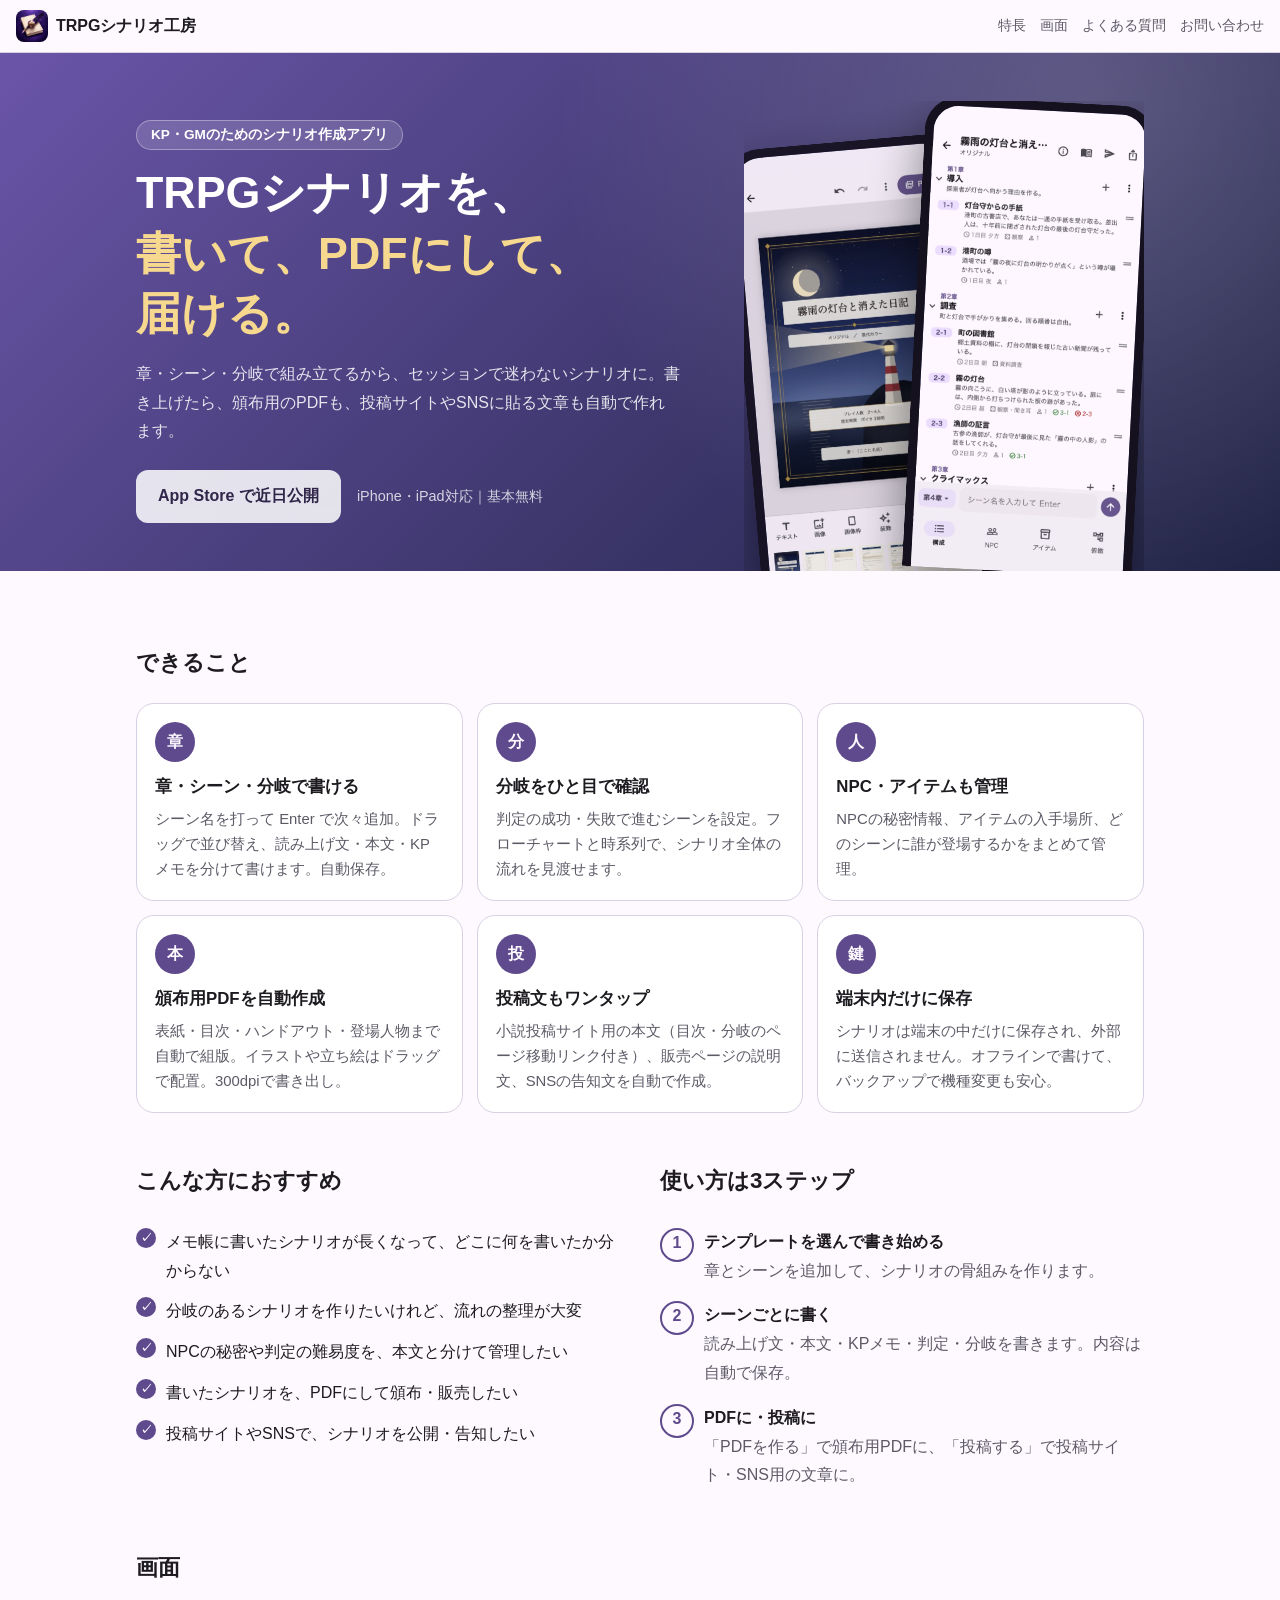
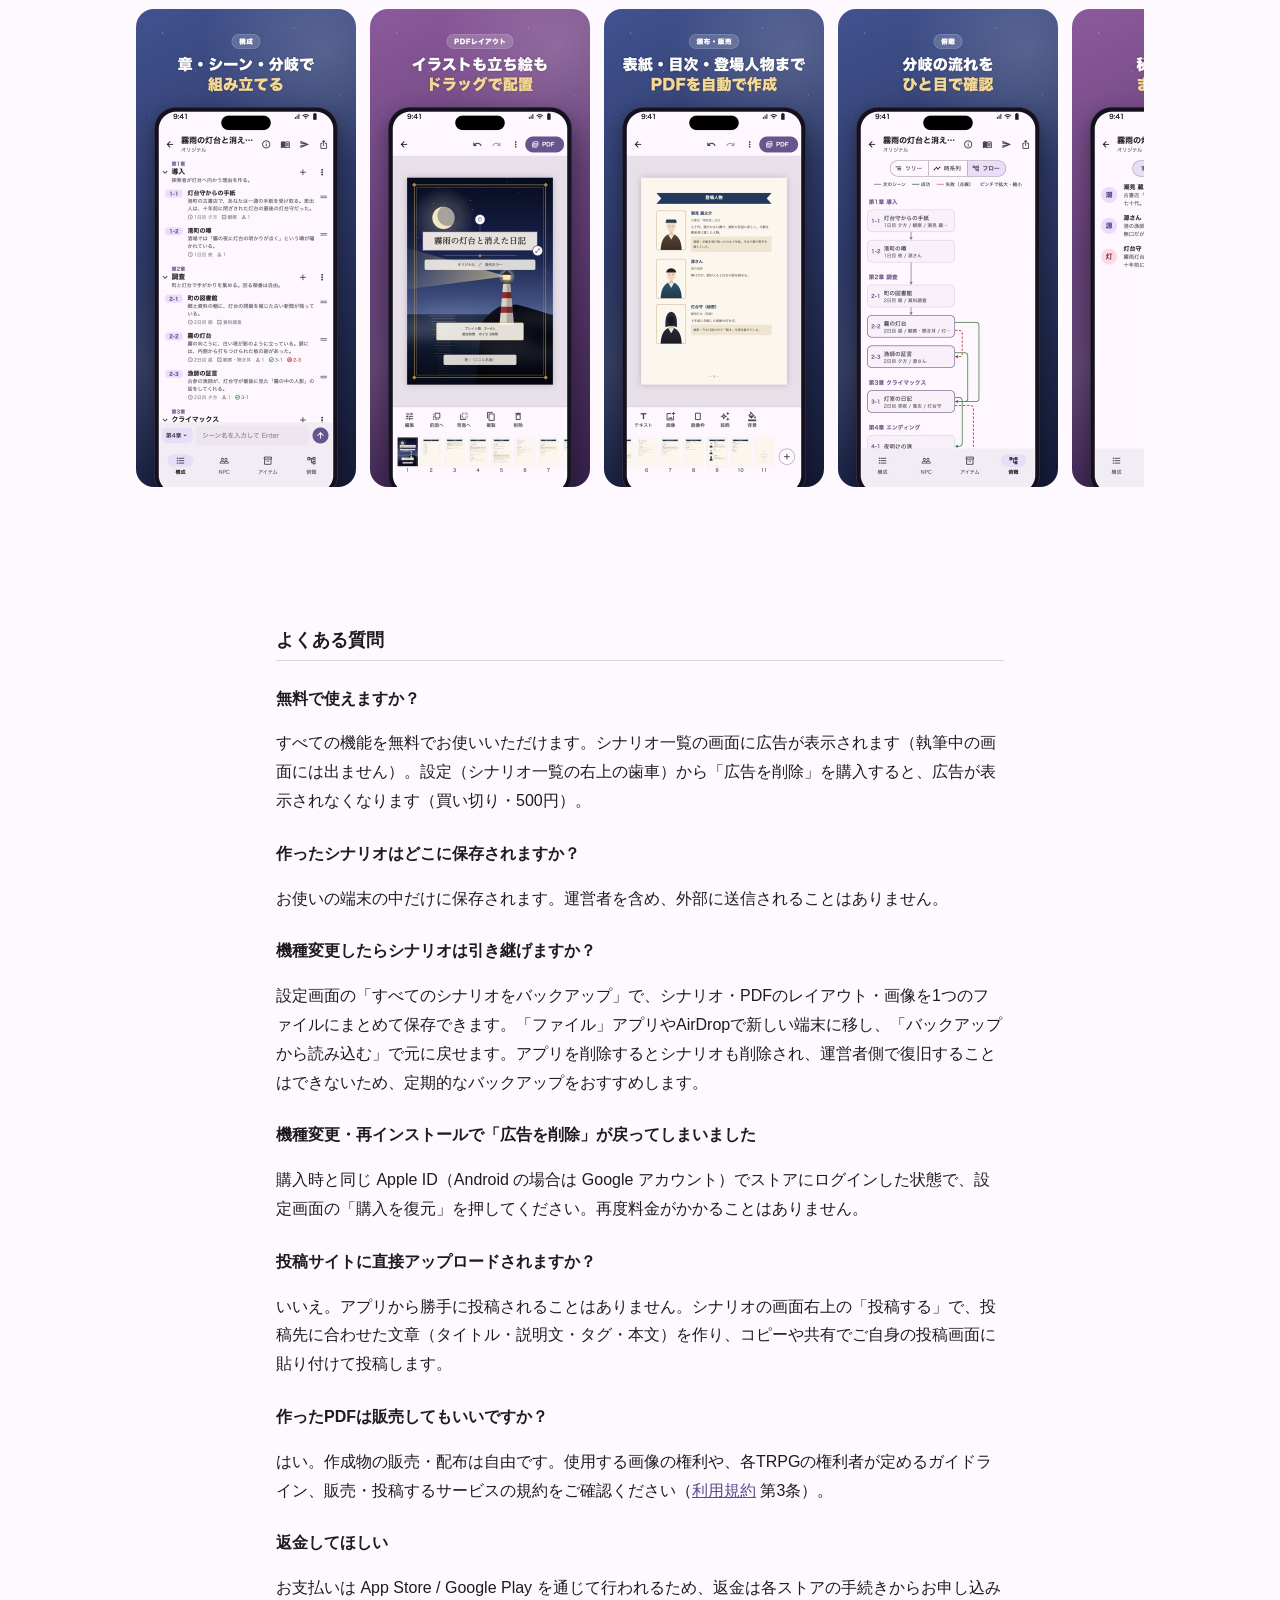
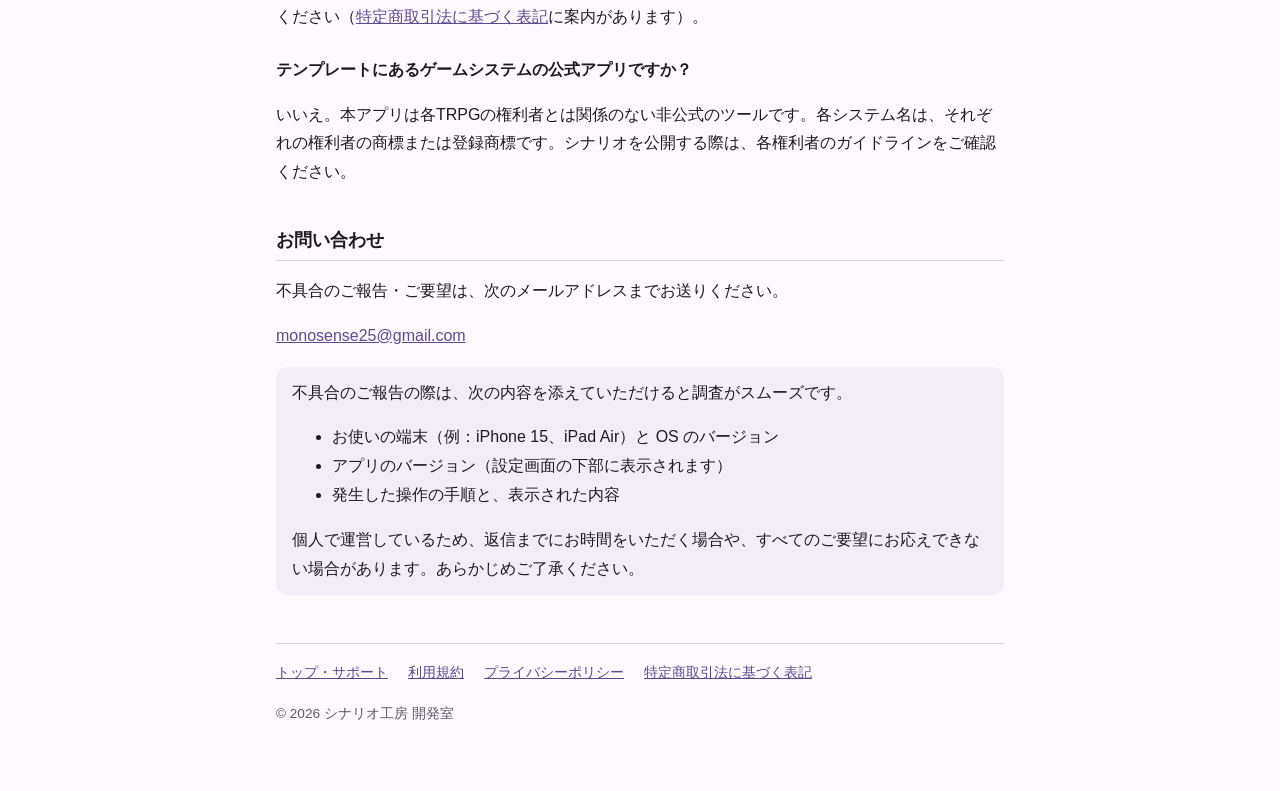
<file: index.html>
<!doctype html>
<html lang="ja">
<head>
  <meta charset="utf-8">
  <meta name="viewport" content="width=device-width, initial-scale=1">
  <title>TRPGシナリオ工房｜シナリオを書いて、PDFにして、届けるアプリ</title>
  <meta name="description" content="TRPGのシナリオを章・シーン・分岐で書けるiPhone・iPadアプリ。頒布用PDFと、投稿サイト・SNSに貼れる投稿文まで自動で作れます。基本無料。">
  <meta property="og:type" content="website">
  <meta property="og:title" content="TRPGシナリオ工房｜書いて、PDFにして、届ける。">
  <meta property="og:description" content="章・シーン・分岐で書けるTRPGシナリオ作成アプリ。頒布用PDFと投稿文も自動で作成。">
  <meta property="og:image" content="https://koppepandaisuki.github.io/images/og.jpg">
  <meta property="og:url" content="https://koppepandaisuki.github.io/">
  <meta name="twitter:card" content="summary_large_image">
  <link rel="icon" href="app_icon.png">
  <link rel="apple-touch-icon" href="app_icon.png">
  <link rel="stylesheet" href="style.css">
</head>
<body class="landing">

<header class="topbar">
  <a class="brand" href="./"><img src="app_icon.png" alt="">TRPGシナリオ工房</a>
  <nav>
    <a href="#features">特長</a>
    <a href="#screens">画面</a>
    <a href="#faq">よくある質問</a>
    <a href="#contact">お問い合わせ</a>
  </nav>
</header>

<section class="hero">
  <div class="hero-inner">
    <div class="hero-text">
      <p class="eyebrow">KP・GMのためのシナリオ作成アプリ</p>
      <h1><span class="phrase">TRPGシナリオを、</span><br><span class="gold"><span class="phrase">書いて、</span><span class="phrase">PDFにして、</span><span class="phrase">届ける。</span></span></h1>
      <p class="hero-lead">章・シーン・分岐で組み立てるから、セッションで迷わないシナリオに。書き上げたら、頒布用のPDFも、投稿サイトやSNSに貼る文章も自動で作れます。</p>
      <div class="cta">
        <!-- 公開後：App Store の公式バッジ（https://developer.apple.com/jp/app-store/marketing/guidelines/）に差し替えて、アプリのページにリンクする -->
        <span class="store-button" aria-disabled="true">App Store で近日公開</span>
        <span class="cta-note">iPhone・iPad対応｜基本無料</span>
      </div>
    </div>
    <div class="hero-phones">
      <img class="phone phone-back" src="images/app-pdf_cover.jpg" alt="PDFレイアウトの画面：表紙にイラストを配置" width="600" height="1308">
      <img class="phone phone-front" src="images/app-outline.jpg" alt="構成の画面：章とシーンの一覧" width="600" height="1308">
    </div>
  </div>
</section>

<main class="wide">

  <section id="features">
    <h2 class="section-title">できること</h2>
    <div class="features">
      <article class="feature">
        <span class="badge">章</span>
        <h3>章・シーン・分岐で書ける</h3>
        <p>シーン名を打って Enter で次々追加。ドラッグで並び替え、読み上げ文・本文・KPメモを分けて書けます。自動保存。</p>
      </article>
      <article class="feature">
        <span class="badge">分</span>
        <h3>分岐をひと目で確認</h3>
        <p>判定の成功・失敗で進むシーンを設定。フローチャートと時系列で、シナリオ全体の流れを見渡せます。</p>
      </article>
      <article class="feature">
        <span class="badge">人</span>
        <h3>NPC・アイテムも管理</h3>
        <p>NPCの秘密情報、アイテムの入手場所、どのシーンに誰が登場するかをまとめて管理。</p>
      </article>
      <article class="feature">
        <span class="badge">本</span>
        <h3>頒布用PDFを自動作成</h3>
        <p>表紙・目次・ハンドアウト・登場人物まで自動で組版。イラストや立ち絵はドラッグで配置。300dpiで書き出し。</p>
      </article>
      <article class="feature">
        <span class="badge">投</span>
        <h3>投稿文もワンタップ</h3>
        <p>小説投稿サイト用の本文（目次・分岐のページ移動リンク付き）、販売ページの説明文、SNSの告知文を自動で作成。</p>
      </article>
      <article class="feature">
        <span class="badge">鍵</span>
        <h3>端末内だけに保存</h3>
        <p>シナリオは端末の中だけに保存され、外部に送信されません。オフラインで書けて、バックアップで機種変更も安心。</p>
      </article>
    </div>
  </section>

  <section class="two-col">
    <div>
      <h2 class="section-title">こんな方におすすめ</h2>
      <ul class="checks">
        <li>メモ帳に書いたシナリオが長くなって、どこに何を書いたか分からない</li>
        <li>分岐のあるシナリオを作りたいけれど、流れの整理が大変</li>
        <li>NPCの秘密や判定の難易度を、本文と分けて管理したい</li>
        <li>書いたシナリオを、PDFにして頒布・販売したい</li>
        <li>投稿サイトやSNSで、シナリオを公開・告知したい</li>
      </ul>
    </div>
    <div>
      <h2 class="section-title">使い方は3ステップ</h2>
      <ol class="steps">
        <li><strong>テンプレートを選んで書き始める</strong>章とシーンを追加して、シナリオの骨組みを作ります。</li>
        <li><strong>シーンごとに書く</strong>読み上げ文・本文・KPメモ・判定・分岐を書きます。内容は自動で保存。</li>
        <li><strong>PDFに・投稿に</strong>「PDFを作る」で頒布用PDFに、「投稿する」で投稿サイト・SNS用の文章に。</li>
      </ol>
    </div>
  </section>

  <section id="screens">
    <h2 class="section-title">画面</h2>
    <div class="gallery" tabindex="0" aria-label="アプリの画面（横にスクロールできます）">
      <img src="images/shot-02_outline.jpg" alt="構成の画面：章とシーンの一覧" width="440" height="956" loading="lazy">
      <img src="images/shot-03_pdf_cover.jpg" alt="PDFレイアウトの画面：表紙にイラストを配置" width="440" height="956" loading="lazy">
      <img src="images/shot-04_pdf_characters.jpg" alt="PDFの登場人物のページ：立ち絵入り" width="440" height="956" loading="lazy">
      <img src="images/shot-07_flow.jpg" alt="フローチャートの画面：分岐の流れ" width="440" height="956" loading="lazy">
      <img src="images/shot-08_npc.jpg" alt="NPCの一覧の画面" width="440" height="956" loading="lazy">
    </div>
  </section>

</main>

<main>
  <h2 id="faq">よくある質問</h2>

  <h3>無料で使えますか？</h3>
  <p>すべての機能を無料でお使いいただけます。シナリオ一覧の画面に広告が表示されます（執筆中の画面には出ません）。設定（シナリオ一覧の右上の歯車）から「広告を削除」を購入すると、広告が表示されなくなります（買い切り・500円）。</p>

  <h3>作ったシナリオはどこに保存されますか？</h3>
  <p>お使いの端末の中だけに保存されます。運営者を含め、外部に送信されることはありません。</p>

  <h3>機種変更したらシナリオは引き継げますか？</h3>
  <p>設定画面の「すべてのシナリオをバックアップ」で、シナリオ・PDFのレイアウト・画像を1つのファイルにまとめて保存できます。「ファイル」アプリやAirDropで新しい端末に移し、「バックアップから読み込む」で元に戻せます。アプリを削除するとシナリオも削除され、運営者側で復旧することはできないため、定期的なバックアップをおすすめします。</p>

  <h3>機種変更・再インストールで「広告を削除」が戻ってしまいました</h3>
  <p>購入時と同じ Apple ID（Android の場合は Google アカウント）でストアにログインした状態で、設定画面の「購入を復元」を押してください。再度料金がかかることはありません。</p>

  <h3>投稿サイトに直接アップロードされますか？</h3>
  <p>いいえ。アプリから勝手に投稿されることはありません。シナリオの画面右上の「投稿する」で、投稿先に合わせた文章（タイトル・説明文・タグ・本文）を作り、コピーや共有でご自身の投稿画面に貼り付けて投稿します。</p>

  <h3>作ったPDFは販売してもいいですか？</h3>
  <p>はい。作成物の販売・配布は自由です。使用する画像の権利や、各TRPGの権利者が定めるガイドライン、販売・投稿するサービスの規約をご確認ください（<a href="terms.html">利用規約</a> 第3条）。</p>

  <h3>返金してほしい</h3>
  <p>お支払いは App Store / Google Play を通じて行われるため、返金は各ストアの手続きからお申し込みください（<a href="tokushoho.html">特定商取引法に基づく表記</a>に案内があります）。</p>

  <h3>テンプレートにあるゲームシステムの公式アプリですか？</h3>
  <p>いいえ。本アプリは各TRPGの権利者とは関係のない非公式のツールです。各システム名は、それぞれの権利者の商標または登録商標です。シナリオを公開する際は、各権利者のガイドラインをご確認ください。</p>

  <h2 id="contact">お問い合わせ</h2>
  <p>不具合のご報告・ご要望は、次のメールアドレスまでお送りください。</p>
  <p><a href="mailto:monosense25@gmail.com">monosense25@gmail.com</a></p>
  <div class="box">
    不具合のご報告の際は、次の内容を添えていただけると調査がスムーズです。
    <ul>
      <li>お使いの端末（例：iPhone 15、iPad Air）と OS のバージョン</li>
      <li>アプリのバージョン（設定画面の下部に表示されます）</li>
      <li>発生した操作の手順と、表示された内容</li>
    </ul>
    個人で運営しているため、返信までにお時間をいただく場合や、すべてのご要望にお応えできない場合があります。あらかじめご了承ください。
  </div>

  <nav class="links">
    <a href="./">トップ・サポート</a>
    <a href="terms.html">利用規約</a>
    <a href="privacy.html">プライバシーポリシー</a>
    <a href="tokushoho.html">特定商取引法に基づく表記</a>
  </nav>
  <footer>© 2026 シナリオ工房 開発室</footer>
</main>
</body>
</html>
</file>
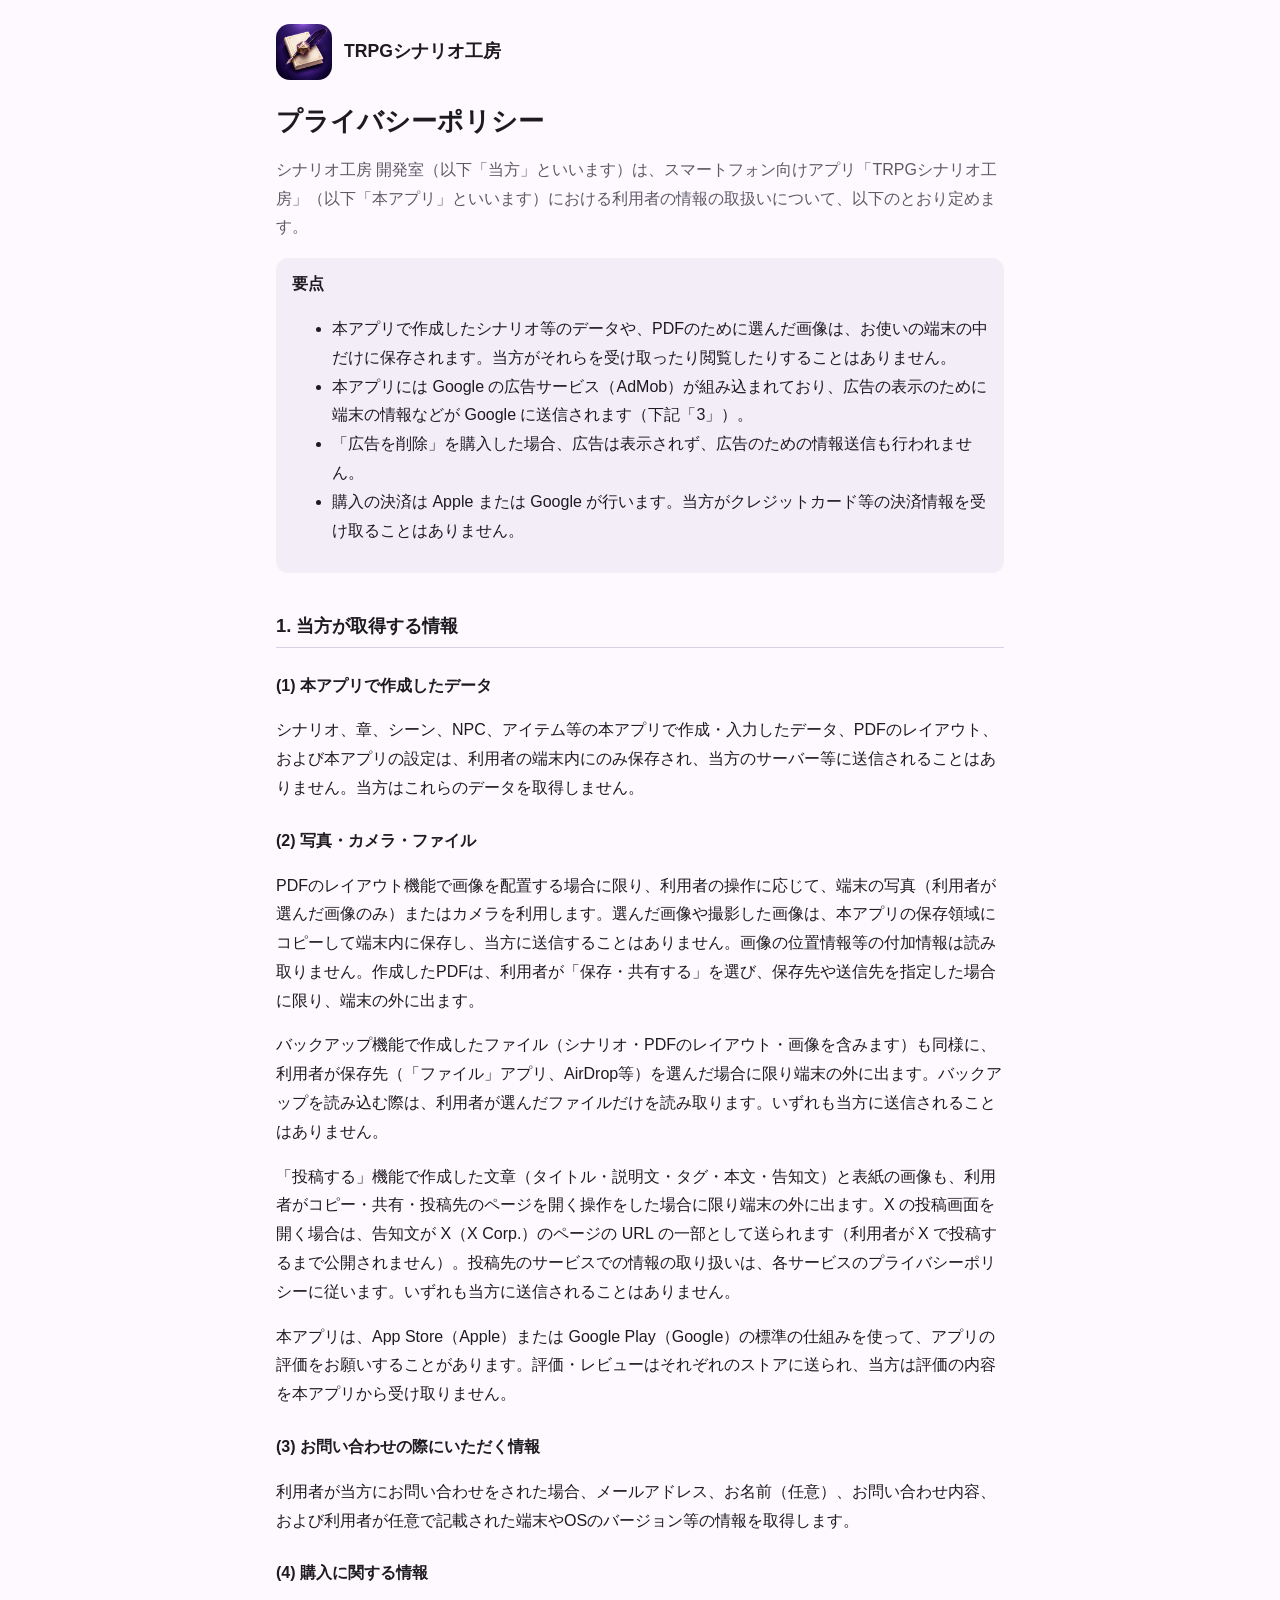
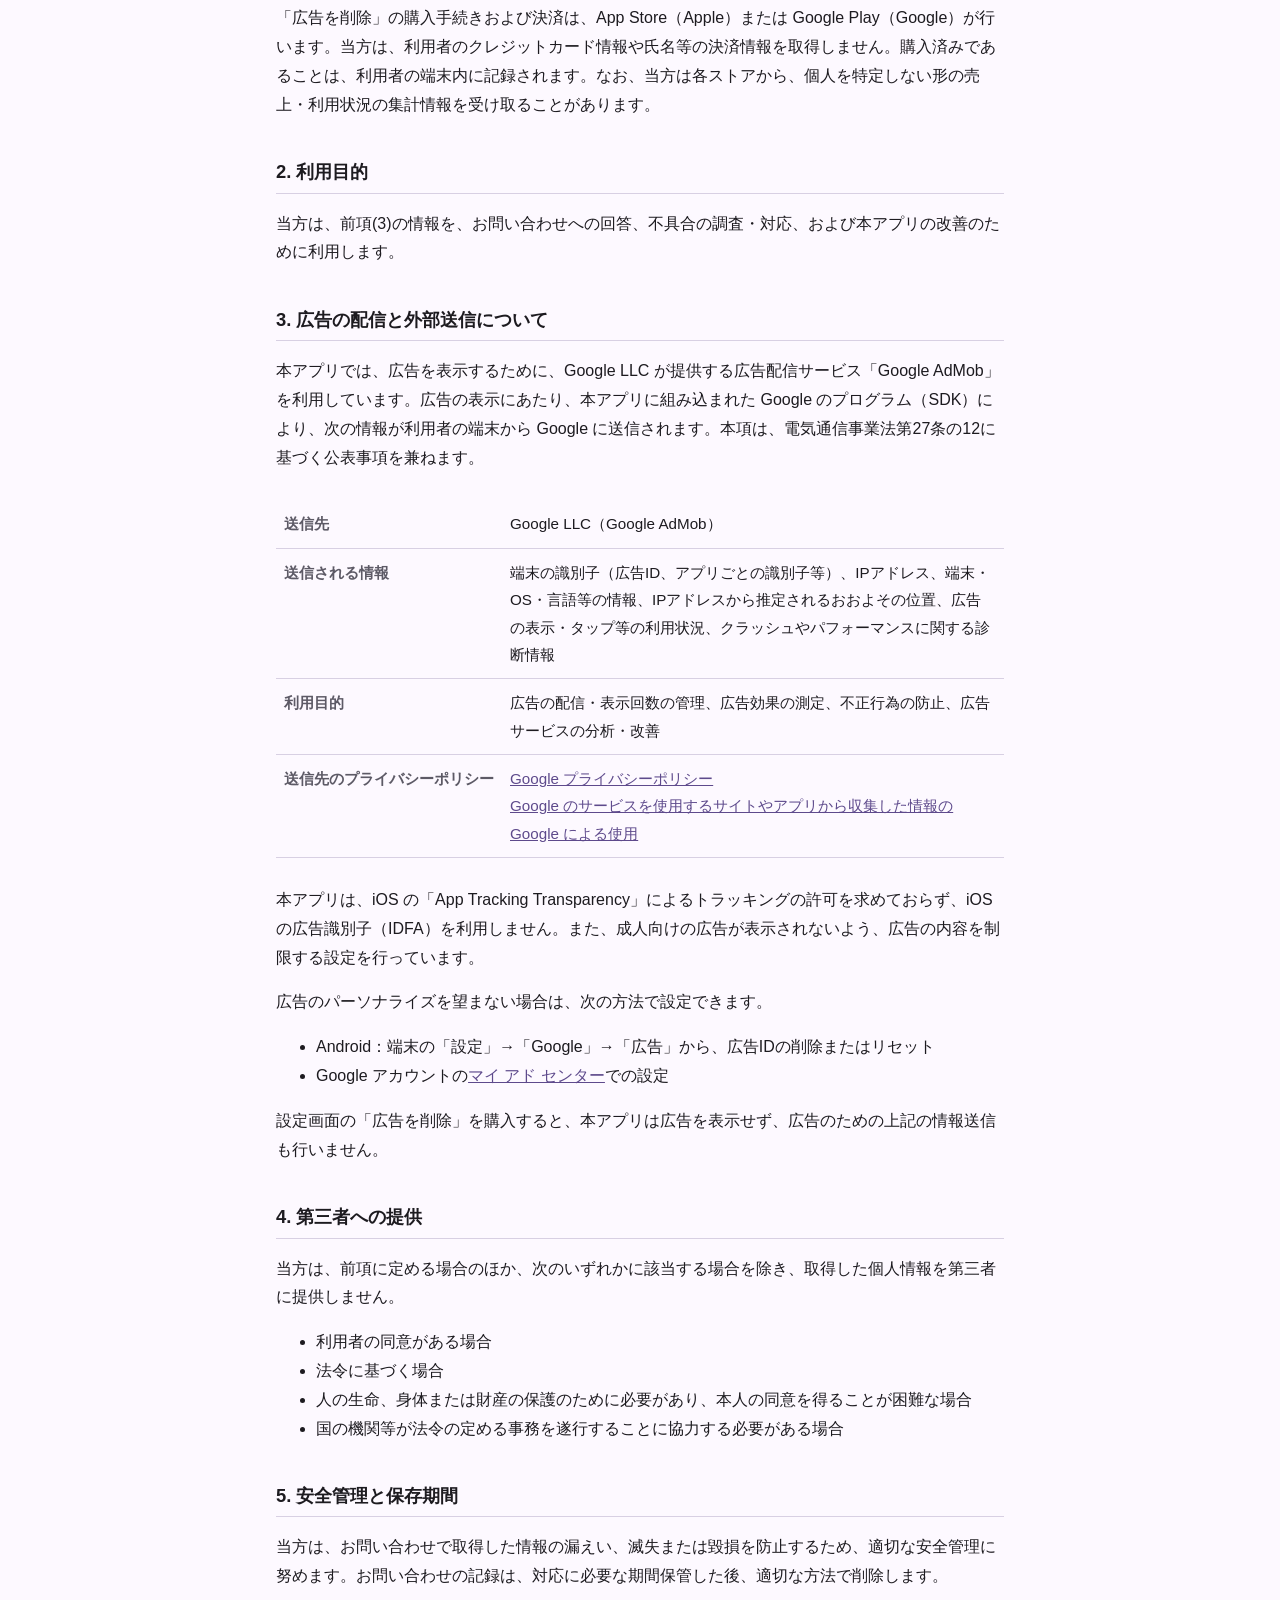
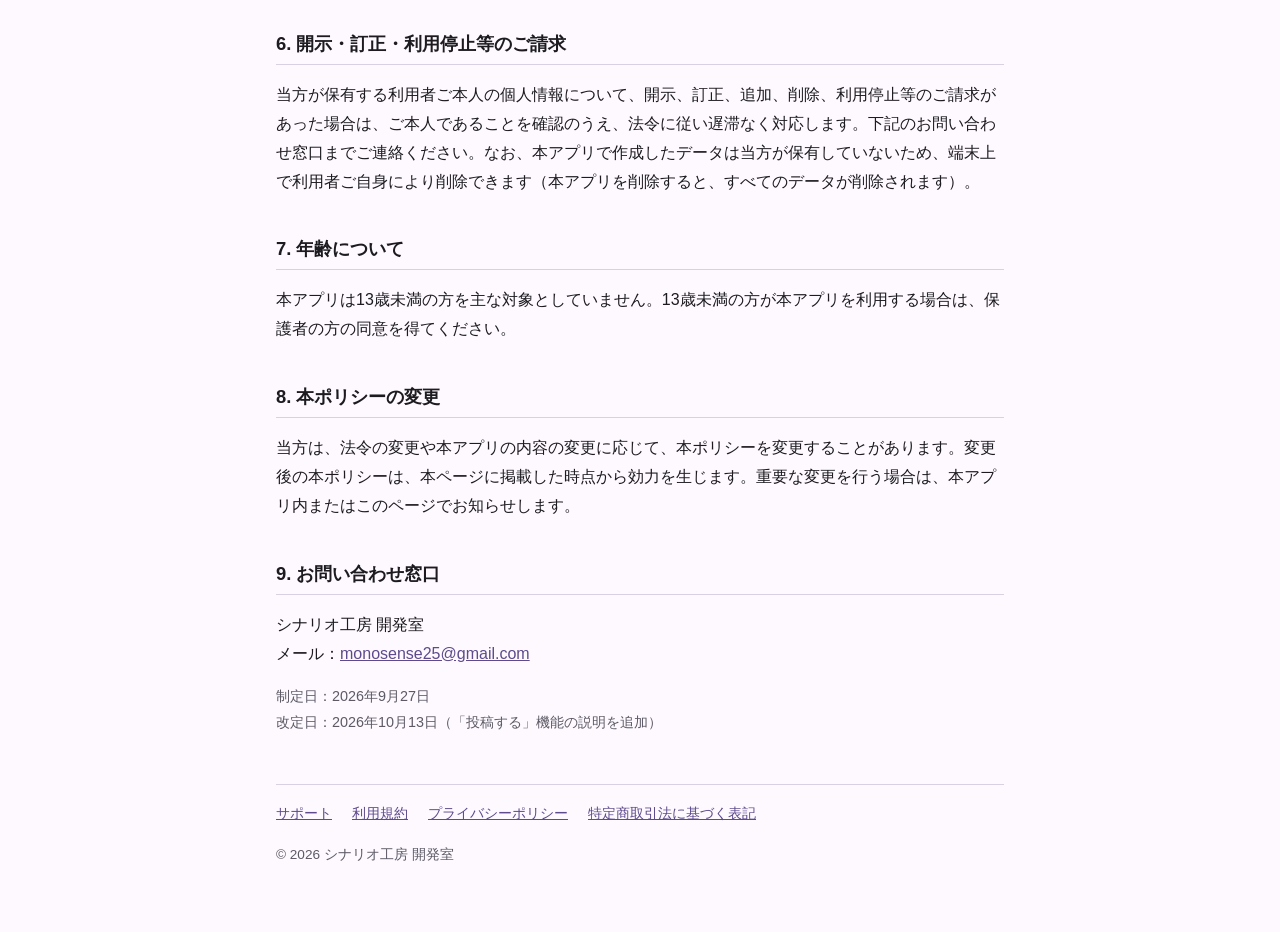
<file: privacy.html>
<!doctype html>
<html lang="ja">
<head>
  <meta charset="utf-8">
  <meta name="viewport" content="width=device-width, initial-scale=1">
  <title>プライバシーポリシー｜TRPGシナリオ工房</title>
  <link rel="icon" href="app_icon.png">
  <link rel="apple-touch-icon" href="app_icon.png">
  <link rel="stylesheet" href="style.css">
</head>
<body>
<main>
  <header class="site">
    <img src="app_icon.png" alt="">
    <a href="./">TRPGシナリオ工房</a>
  </header>

  <h1>プライバシーポリシー</h1>
  <p class="lead">シナリオ工房 開発室（以下「当方」といいます）は、スマートフォン向けアプリ「TRPGシナリオ工房」（以下「本アプリ」といいます）における利用者の情報の取扱いについて、以下のとおり定めます。</p>

  <div class="box">
    <strong>要点</strong>
    <ul>
      <li>本アプリで作成したシナリオ等のデータや、PDFのために選んだ画像は、お使いの端末の中だけに保存されます。当方がそれらを受け取ったり閲覧したりすることはありません。</li>
      <li>本アプリには Google の広告サービス（AdMob）が組み込まれており、広告の表示のために端末の情報などが Google に送信されます（下記「3」）。</li>
      <li>「広告を削除」を購入した場合、広告は表示されず、広告のための情報送信も行われません。</li>
      <li>購入の決済は Apple または Google が行います。当方がクレジットカード等の決済情報を受け取ることはありません。</li>
    </ul>
  </div>

  <h2>1. 当方が取得する情報</h2>
  <h3>(1) 本アプリで作成したデータ</h3>
  <p>シナリオ、章、シーン、NPC、アイテム等の本アプリで作成・入力したデータ、PDFのレイアウト、および本アプリの設定は、利用者の端末内にのみ保存され、当方のサーバー等に送信されることはありません。当方はこれらのデータを取得しません。</p>
  <h3>(2) 写真・カメラ・ファイル</h3>
  <p>PDFのレイアウト機能で画像を配置する場合に限り、利用者の操作に応じて、端末の写真（利用者が選んだ画像のみ）またはカメラを利用します。選んだ画像や撮影した画像は、本アプリの保存領域にコピーして端末内に保存し、当方に送信することはありません。画像の位置情報等の付加情報は読み取りません。作成したPDFは、利用者が「保存・共有する」を選び、保存先や送信先を指定した場合に限り、端末の外に出ます。</p>
  <p>バックアップ機能で作成したファイル（シナリオ・PDFのレイアウト・画像を含みます）も同様に、利用者が保存先（「ファイル」アプリ、AirDrop等）を選んだ場合に限り端末の外に出ます。バックアップを読み込む際は、利用者が選んだファイルだけを読み取ります。いずれも当方に送信されることはありません。</p>
  <p>「投稿する」機能で作成した文章（タイトル・説明文・タグ・本文・告知文）と表紙の画像も、利用者がコピー・共有・投稿先のページを開く操作をした場合に限り端末の外に出ます。X の投稿画面を開く場合は、告知文が X（X Corp.）のページの URL の一部として送られます（利用者が X で投稿するまで公開されません）。投稿先のサービスでの情報の取り扱いは、各サービスのプライバシーポリシーに従います。いずれも当方に送信されることはありません。</p>
  <p>本アプリは、App Store（Apple）または Google Play（Google）の標準の仕組みを使って、アプリの評価をお願いすることがあります。評価・レビューはそれぞれのストアに送られ、当方は評価の内容を本アプリから受け取りません。</p>
  <h3>(3) お問い合わせの際にいただく情報</h3>
  <p>利用者が当方にお問い合わせをされた場合、メールアドレス、お名前（任意）、お問い合わせ内容、および利用者が任意で記載された端末やOSのバージョン等の情報を取得します。</p>
  <h3>(4) 購入に関する情報</h3>
  <p>「広告を削除」の購入手続きおよび決済は、App Store（Apple）または Google Play（Google）が行います。当方は、利用者のクレジットカード情報や氏名等の決済情報を取得しません。購入済みであることは、利用者の端末内に記録されます。なお、当方は各ストアから、個人を特定しない形の売上・利用状況の集計情報を受け取ることがあります。</p>

  <h2>2. 利用目的</h2>
  <p>当方は、前項(3)の情報を、お問い合わせへの回答、不具合の調査・対応、および本アプリの改善のために利用します。</p>

  <h2 id="external">3. 広告の配信と外部送信について</h2>
  <p>本アプリでは、広告を表示するために、Google LLC が提供する広告配信サービス「Google AdMob」を利用しています。広告の表示にあたり、本アプリに組み込まれた Google のプログラム（SDK）により、次の情報が利用者の端末から Google に送信されます。本項は、電気通信事業法第27条の12に基づく公表事項を兼ねます。</p>
  <div class="table-wrap">
  <table>
    <tr><th>送信先</th><td>Google LLC（Google AdMob）</td></tr>
    <tr><th>送信される情報</th><td>
      端末の識別子（広告ID、アプリごとの識別子等）、IPアドレス、端末・OS・言語等の情報、IPアドレスから推定されるおおよその位置、広告の表示・タップ等の利用状況、クラッシュやパフォーマンスに関する診断情報
    </td></tr>
    <tr><th>利用目的</th><td>広告の配信・表示回数の管理、広告効果の測定、不正行為の防止、広告サービスの分析・改善</td></tr>
    <tr><th>送信先のプライバシーポリシー</th><td>
      <a href="https://policies.google.com/privacy?hl=ja">Google プライバシーポリシー</a><br>
      <a href="https://policies.google.com/technologies/partner-sites?hl=ja">Google のサービスを使用するサイトやアプリから収集した情報の Google による使用</a>
    </td></tr>
  </table>
  </div>
  <p>本アプリは、iOS の「App Tracking Transparency」によるトラッキングの許可を求めておらず、iOS の広告識別子（IDFA）を利用しません。また、成人向けの広告が表示されないよう、広告の内容を制限する設定を行っています。</p>
  <p>広告のパーソナライズを望まない場合は、次の方法で設定できます。</p>
  <ul>
    <li>Android：端末の「設定」→「Google」→「広告」から、広告IDの削除またはリセット</li>
    <li>Google アカウントの<a href="https://myadcenter.google.com/?hl=ja">マイ アド センター</a>での設定</li>
  </ul>
  <p>設定画面の「広告を削除」を購入すると、本アプリは広告を表示せず、広告のための上記の情報送信も行いません。</p>

  <h2>4. 第三者への提供</h2>
  <p>当方は、前項に定める場合のほか、次のいずれかに該当する場合を除き、取得した個人情報を第三者に提供しません。</p>
  <ul>
    <li>利用者の同意がある場合</li>
    <li>法令に基づく場合</li>
    <li>人の生命、身体または財産の保護のために必要があり、本人の同意を得ることが困難な場合</li>
    <li>国の機関等が法令の定める事務を遂行することに協力する必要がある場合</li>
  </ul>

  <h2>5. 安全管理と保存期間</h2>
  <p>当方は、お問い合わせで取得した情報の漏えい、滅失または毀損を防止するため、適切な安全管理に努めます。お問い合わせの記録は、対応に必要な期間保管した後、適切な方法で削除します。</p>

  <h2>6. 開示・訂正・利用停止等のご請求</h2>
  <p>当方が保有する利用者ご本人の個人情報について、開示、訂正、追加、削除、利用停止等のご請求があった場合は、ご本人であることを確認のうえ、法令に従い遅滞なく対応します。下記のお問い合わせ窓口までご連絡ください。なお、本アプリで作成したデータは当方が保有していないため、端末上で利用者ご自身により削除できます（本アプリを削除すると、すべてのデータが削除されます）。</p>

  <h2>7. 年齢について</h2>
  <p>本アプリは13歳未満の方を主な対象としていません。13歳未満の方が本アプリを利用する場合は、保護者の方の同意を得てください。</p>

  <h2>8. 本ポリシーの変更</h2>
  <p>当方は、法令の変更や本アプリの内容の変更に応じて、本ポリシーを変更することがあります。変更後の本ポリシーは、本ページに掲載した時点から効力を生じます。重要な変更を行う場合は、本アプリ内またはこのページでお知らせします。</p>

  <h2>9. お問い合わせ窓口</h2>
  <p>シナリオ工房 開発室<br>
  メール：<a href="mailto:monosense25@gmail.com">monosense25@gmail.com</a></p>

  <p class="meta">制定日：2026年9月27日<br>改定日：2026年10月13日（「投稿する」機能の説明を追加）</p>

  <nav class="links">
    <a href="./">サポート</a>
    <a href="terms.html">利用規約</a>
    <a href="privacy.html">プライバシーポリシー</a>
    <a href="tokushoho.html">特定商取引法に基づく表記</a>
  </nav>
  <footer>© 2026 シナリオ工房 開発室</footer>
</main>
</body>
</html>
</file>
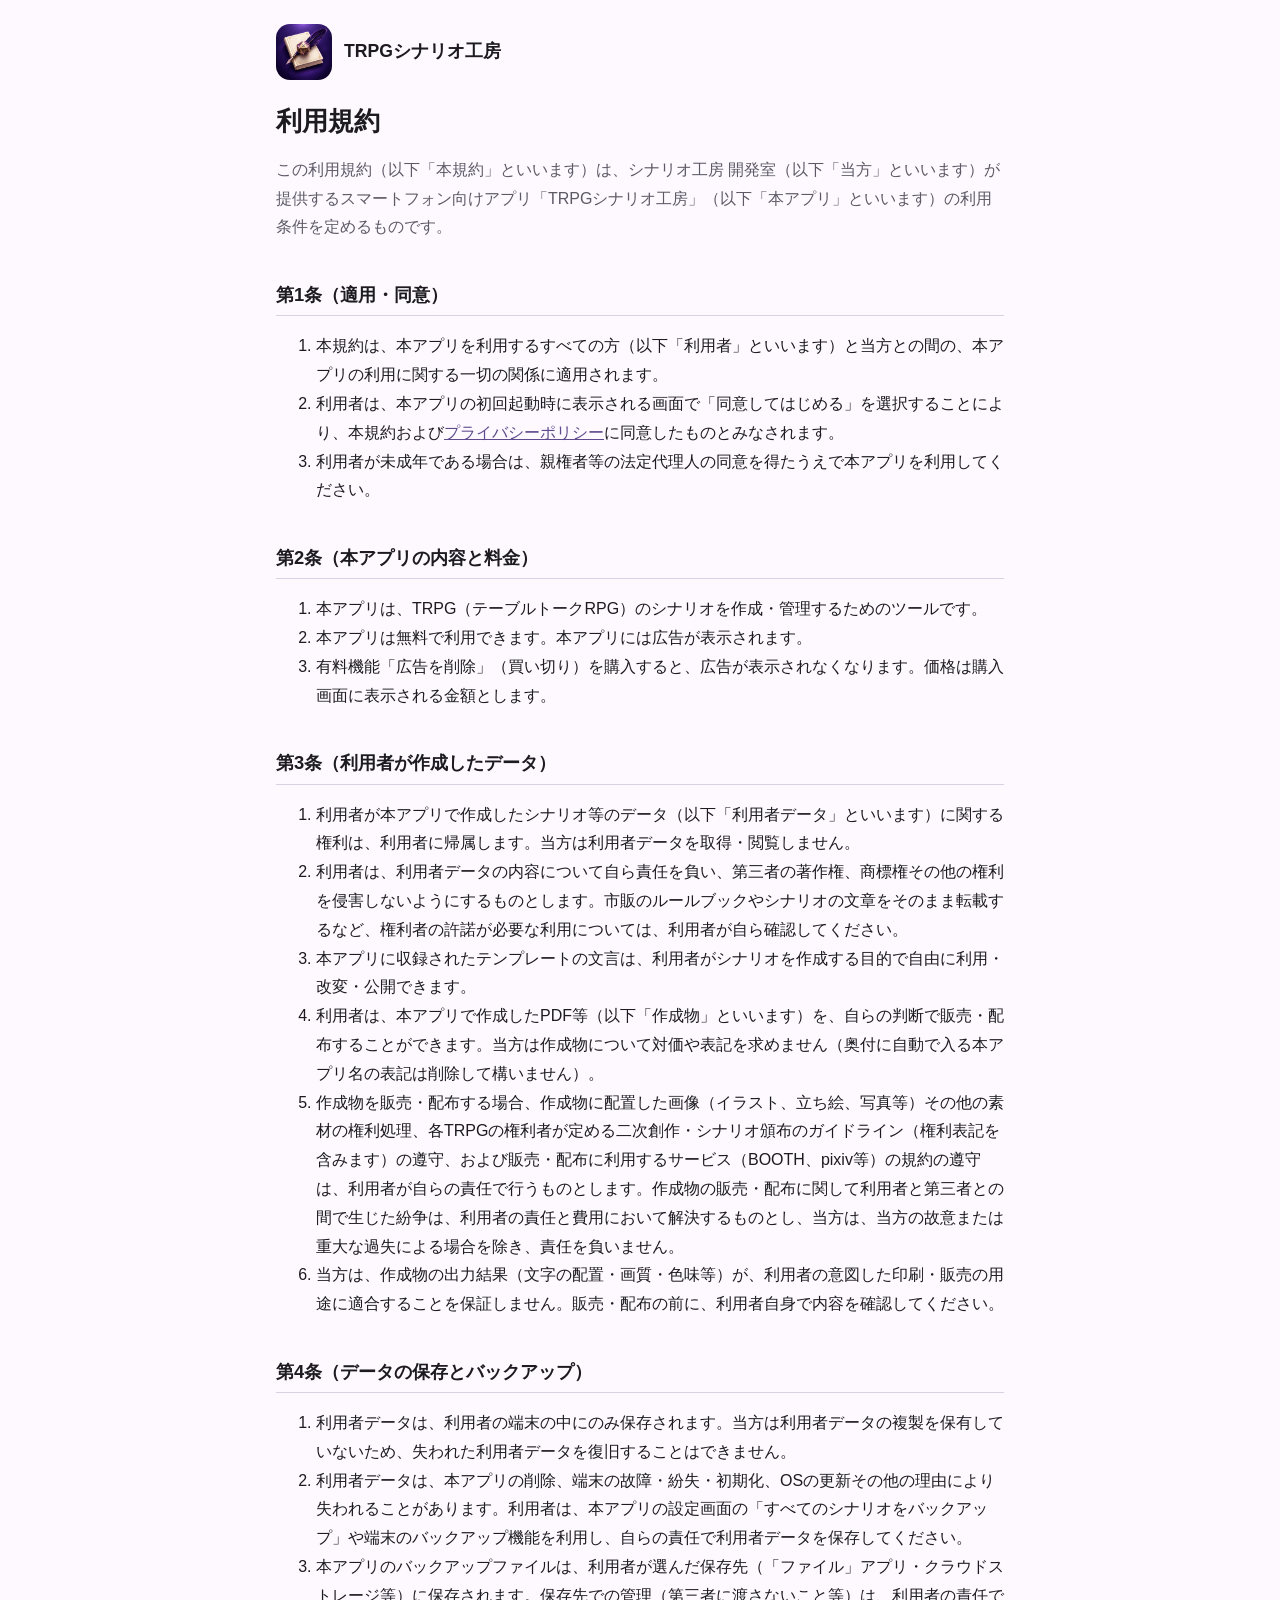
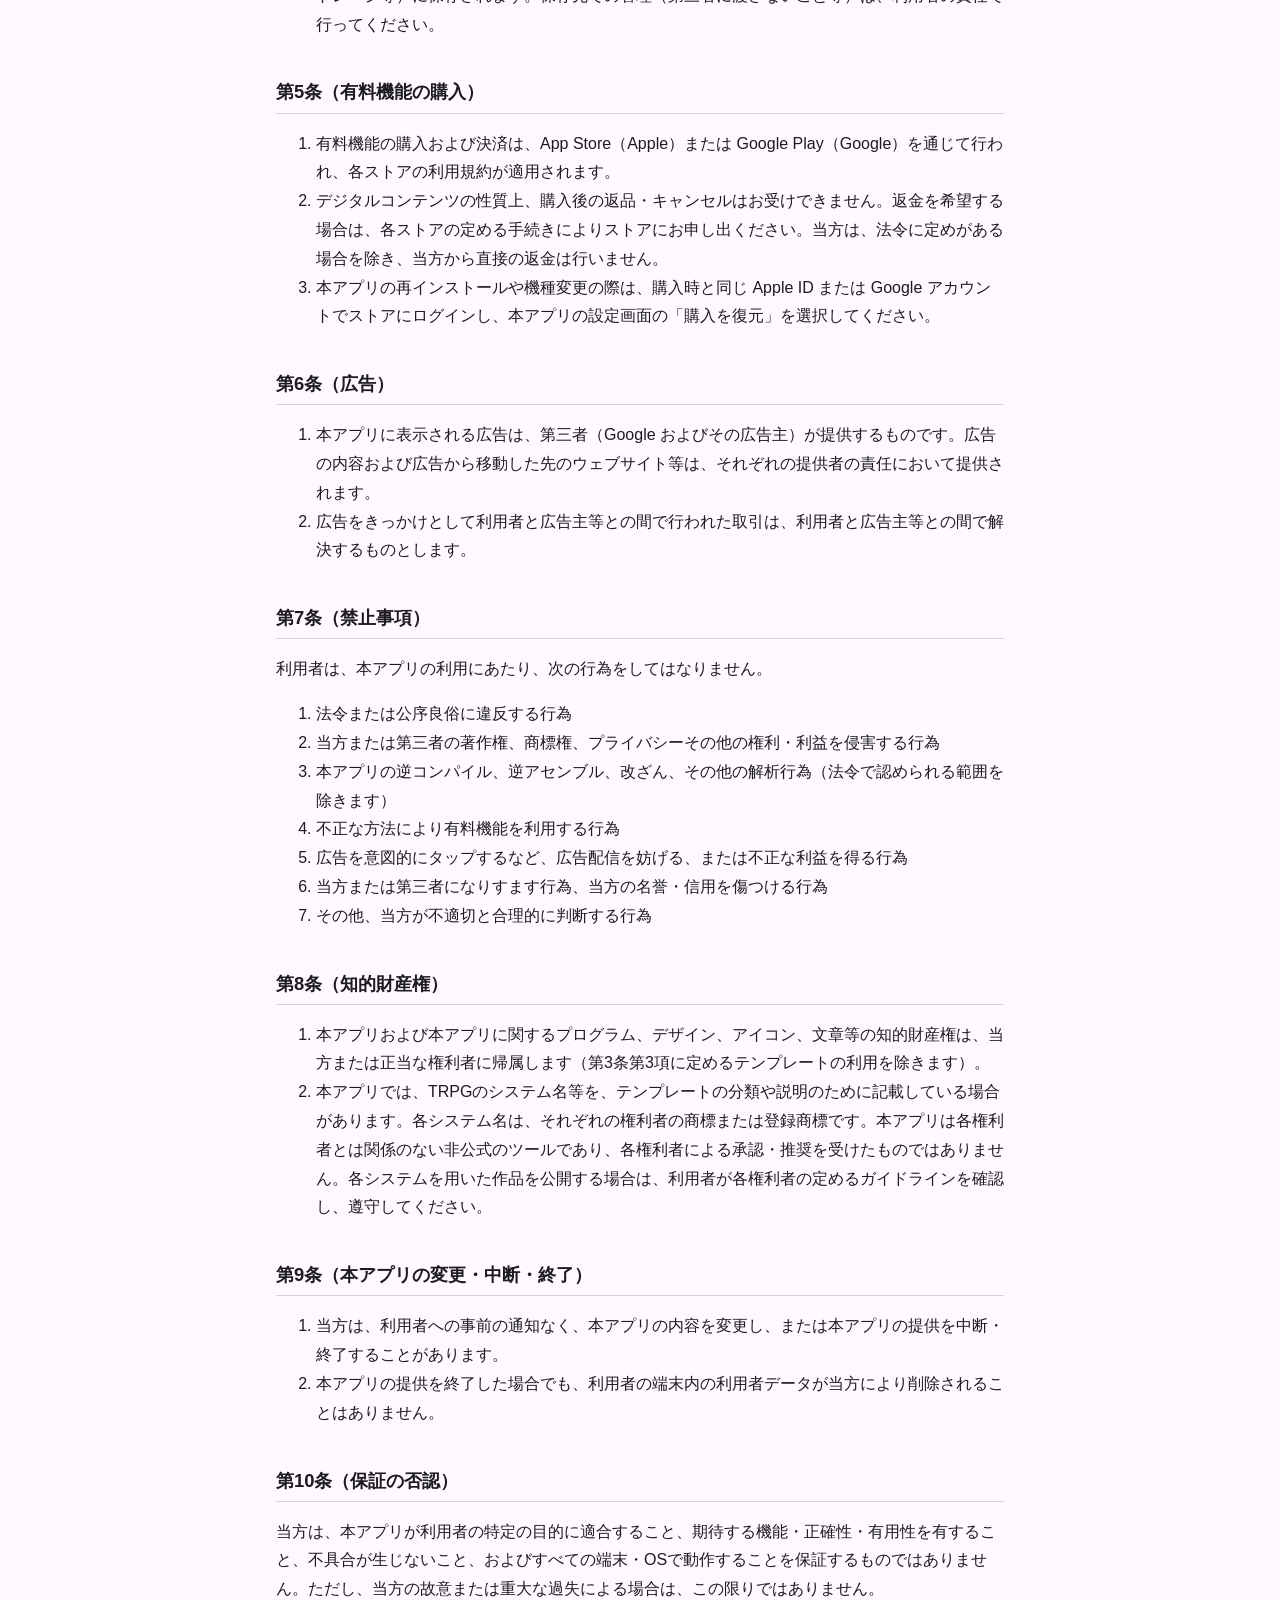
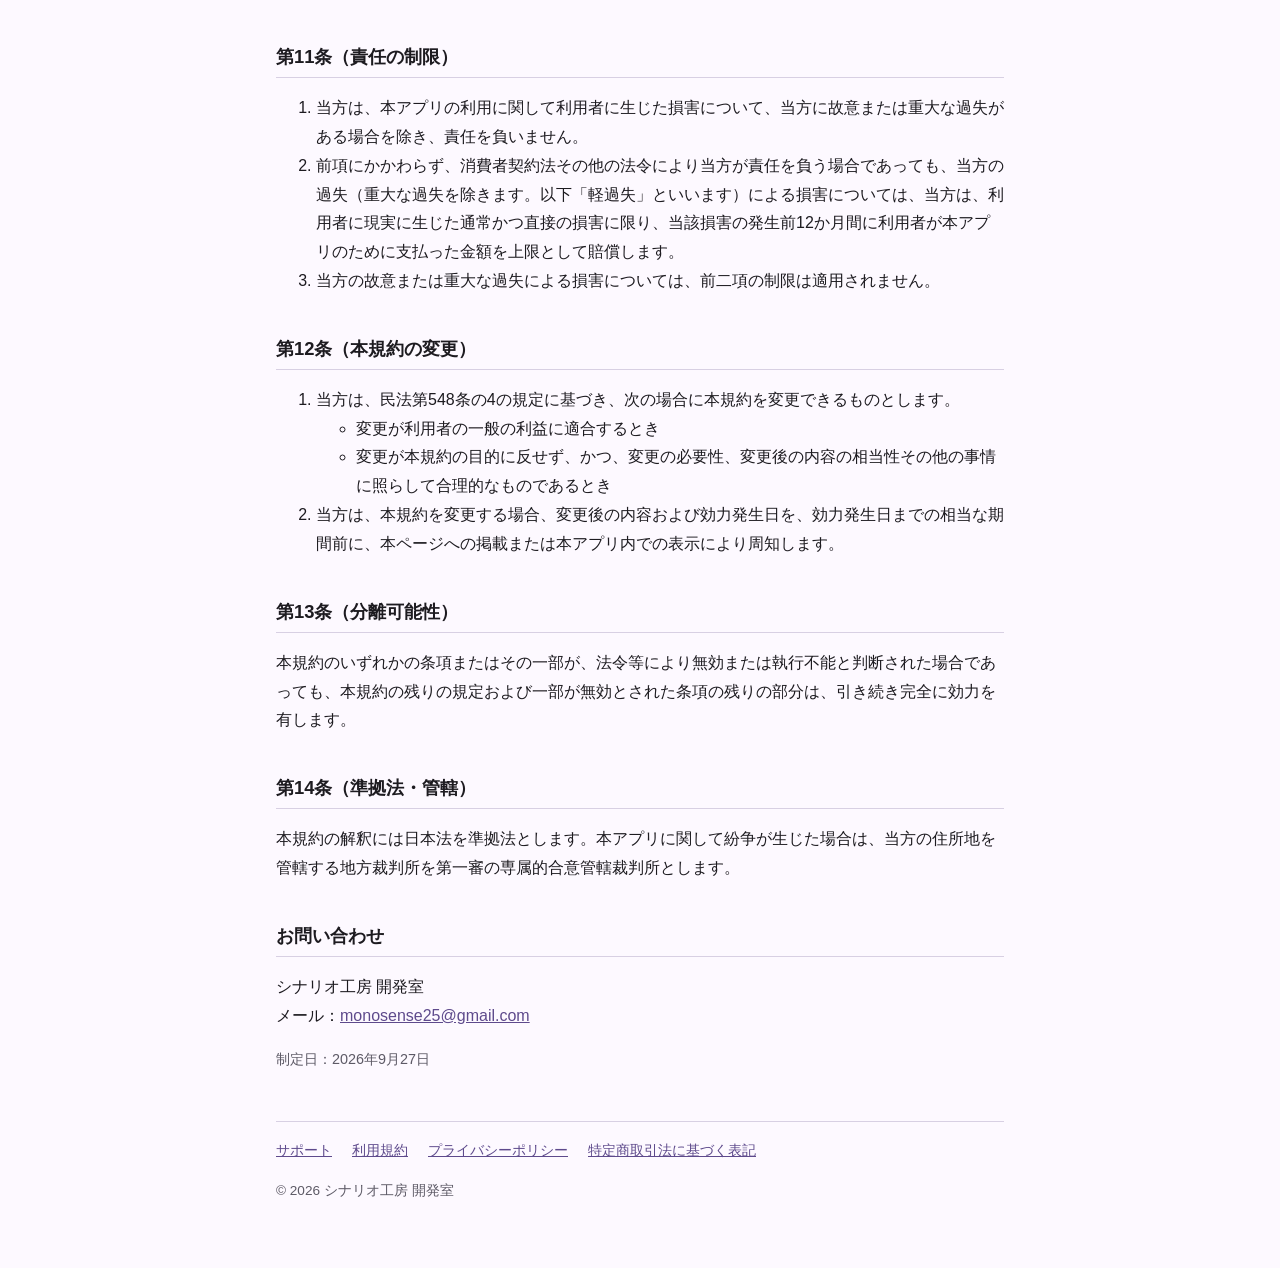
<file: terms.html>
<!doctype html>
<html lang="ja">
<head>
  <meta charset="utf-8">
  <meta name="viewport" content="width=device-width, initial-scale=1">
  <title>利用規約｜TRPGシナリオ工房</title>
  <link rel="icon" href="app_icon.png">
  <link rel="apple-touch-icon" href="app_icon.png">
  <link rel="stylesheet" href="style.css">
</head>
<body>
<main>
  <header class="site">
    <img src="app_icon.png" alt="">
    <a href="./">TRPGシナリオ工房</a>
  </header>

  <h1>利用規約</h1>
  <p class="lead">この利用規約（以下「本規約」といいます）は、シナリオ工房 開発室（以下「当方」といいます）が提供するスマートフォン向けアプリ「TRPGシナリオ工房」（以下「本アプリ」といいます）の利用条件を定めるものです。</p>

  <h2>第1条（適用・同意）</h2>
  <ol>
    <li>本規約は、本アプリを利用するすべての方（以下「利用者」といいます）と当方との間の、本アプリの利用に関する一切の関係に適用されます。</li>
    <li>利用者は、本アプリの初回起動時に表示される画面で「同意してはじめる」を選択することにより、本規約および<a href="privacy.html">プライバシーポリシー</a>に同意したものとみなされます。</li>
    <li>利用者が未成年である場合は、親権者等の法定代理人の同意を得たうえで本アプリを利用してください。</li>
  </ol>

  <h2>第2条（本アプリの内容と料金）</h2>
  <ol>
    <li>本アプリは、TRPG（テーブルトークRPG）のシナリオを作成・管理するためのツールです。</li>
    <li>本アプリは無料で利用できます。本アプリには広告が表示されます。</li>
    <li>有料機能「広告を削除」（買い切り）を購入すると、広告が表示されなくなります。価格は購入画面に表示される金額とします。</li>
  </ol>

  <h2>第3条（利用者が作成したデータ）</h2>
  <ol>
    <li>利用者が本アプリで作成したシナリオ等のデータ（以下「利用者データ」といいます）に関する権利は、利用者に帰属します。当方は利用者データを取得・閲覧しません。</li>
    <li>利用者は、利用者データの内容について自ら責任を負い、第三者の著作権、商標権その他の権利を侵害しないようにするものとします。市販のルールブックやシナリオの文章をそのまま転載するなど、権利者の許諾が必要な利用については、利用者が自ら確認してください。</li>
    <li>本アプリに収録されたテンプレートの文言は、利用者がシナリオを作成する目的で自由に利用・改変・公開できます。</li>
    <li>利用者は、本アプリで作成したPDF等（以下「作成物」といいます）を、自らの判断で販売・配布することができます。当方は作成物について対価や表記を求めません（奥付に自動で入る本アプリ名の表記は削除して構いません）。</li>
    <li>作成物を販売・配布する場合、作成物に配置した画像（イラスト、立ち絵、写真等）その他の素材の権利処理、各TRPGの権利者が定める二次創作・シナリオ頒布のガイドライン（権利表記を含みます）の遵守、および販売・配布に利用するサービス（BOOTH、pixiv等）の規約の遵守は、利用者が自らの責任で行うものとします。作成物の販売・配布に関して利用者と第三者との間で生じた紛争は、利用者の責任と費用において解決するものとし、当方は、当方の故意または重大な過失による場合を除き、責任を負いません。</li>
    <li>当方は、作成物の出力結果（文字の配置・画質・色味等）が、利用者の意図した印刷・販売の用途に適合することを保証しません。販売・配布の前に、利用者自身で内容を確認してください。</li>
  </ol>

  <h2>第4条（データの保存とバックアップ）</h2>
  <ol>
    <li>利用者データは、利用者の端末の中にのみ保存されます。当方は利用者データの複製を保有していないため、失われた利用者データを復旧することはできません。</li>
    <li>利用者データは、本アプリの削除、端末の故障・紛失・初期化、OSの更新その他の理由により失われることがあります。利用者は、本アプリの設定画面の「すべてのシナリオをバックアップ」や端末のバックアップ機能を利用し、自らの責任で利用者データを保存してください。</li>
    <li>本アプリのバックアップファイルは、利用者が選んだ保存先（「ファイル」アプリ・クラウドストレージ等）に保存されます。保存先での管理（第三者に渡さないこと等）は、利用者の責任で行ってください。</li>
  </ol>

  <h2>第5条（有料機能の購入）</h2>
  <ol>
    <li>有料機能の購入および決済は、App Store（Apple）または Google Play（Google）を通じて行われ、各ストアの利用規約が適用されます。</li>
    <li>デジタルコンテンツの性質上、購入後の返品・キャンセルはお受けできません。返金を希望する場合は、各ストアの定める手続きによりストアにお申し出ください。当方は、法令に定めがある場合を除き、当方から直接の返金は行いません。</li>
    <li>本アプリの再インストールや機種変更の際は、購入時と同じ Apple ID または Google アカウントでストアにログインし、本アプリの設定画面の「購入を復元」を選択してください。</li>
  </ol>

  <h2>第6条（広告）</h2>
  <ol>
    <li>本アプリに表示される広告は、第三者（Google およびその広告主）が提供するものです。広告の内容および広告から移動した先のウェブサイト等は、それぞれの提供者の責任において提供されます。</li>
    <li>広告をきっかけとして利用者と広告主等との間で行われた取引は、利用者と広告主等との間で解決するものとします。</li>
  </ol>

  <h2>第7条（禁止事項）</h2>
  <p>利用者は、本アプリの利用にあたり、次の行為をしてはなりません。</p>
  <ol>
    <li>法令または公序良俗に違反する行為</li>
    <li>当方または第三者の著作権、商標権、プライバシーその他の権利・利益を侵害する行為</li>
    <li>本アプリの逆コンパイル、逆アセンブル、改ざん、その他の解析行為（法令で認められる範囲を除きます）</li>
    <li>不正な方法により有料機能を利用する行為</li>
    <li>広告を意図的にタップするなど、広告配信を妨げる、または不正な利益を得る行為</li>
    <li>当方または第三者になりすます行為、当方の名誉・信用を傷つける行為</li>
    <li>その他、当方が不適切と合理的に判断する行為</li>
  </ol>

  <h2>第8条（知的財産権）</h2>
  <ol>
    <li>本アプリおよび本アプリに関するプログラム、デザイン、アイコン、文章等の知的財産権は、当方または正当な権利者に帰属します（第3条第3項に定めるテンプレートの利用を除きます）。</li>
    <li>本アプリでは、TRPGのシステム名等を、テンプレートの分類や説明のために記載している場合があります。各システム名は、それぞれの権利者の商標または登録商標です。本アプリは各権利者とは関係のない非公式のツールであり、各権利者による承認・推奨を受けたものではありません。各システムを用いた作品を公開する場合は、利用者が各権利者の定めるガイドラインを確認し、遵守してください。</li>
  </ol>

  <h2>第9条（本アプリの変更・中断・終了）</h2>
  <ol>
    <li>当方は、利用者への事前の通知なく、本アプリの内容を変更し、または本アプリの提供を中断・終了することがあります。</li>
    <li>本アプリの提供を終了した場合でも、利用者の端末内の利用者データが当方により削除されることはありません。</li>
  </ol>

  <h2>第10条（保証の否認）</h2>
  <p>当方は、本アプリが利用者の特定の目的に適合すること、期待する機能・正確性・有用性を有すること、不具合が生じないこと、およびすべての端末・OSで動作することを保証するものではありません。ただし、当方の故意または重大な過失による場合は、この限りではありません。</p>

  <h2>第11条（責任の制限）</h2>
  <ol>
    <li>当方は、本アプリの利用に関して利用者に生じた損害について、当方に故意または重大な過失がある場合を除き、責任を負いません。</li>
    <li>前項にかかわらず、消費者契約法その他の法令により当方が責任を負う場合であっても、当方の過失（重大な過失を除きます。以下「軽過失」といいます）による損害については、当方は、利用者に現実に生じた通常かつ直接の損害に限り、当該損害の発生前12か月間に利用者が本アプリのために支払った金額を上限として賠償します。</li>
    <li>当方の故意または重大な過失による損害については、前二項の制限は適用されません。</li>
  </ol>

  <h2>第12条（本規約の変更）</h2>
  <ol>
    <li>当方は、民法第548条の4の規定に基づき、次の場合に本規約を変更できるものとします。
      <ul>
        <li>変更が利用者の一般の利益に適合するとき</li>
        <li>変更が本規約の目的に反せず、かつ、変更の必要性、変更後の内容の相当性その他の事情に照らして合理的なものであるとき</li>
      </ul>
    </li>
    <li>当方は、本規約を変更する場合、変更後の内容および効力発生日を、効力発生日までの相当な期間前に、本ページへの掲載または本アプリ内での表示により周知します。</li>
  </ol>

  <h2>第13条（分離可能性）</h2>
  <p>本規約のいずれかの条項またはその一部が、法令等により無効または執行不能と判断された場合であっても、本規約の残りの規定および一部が無効とされた条項の残りの部分は、引き続き完全に効力を有します。</p>

  <h2>第14条（準拠法・管轄）</h2>
  <p>本規約の解釈には日本法を準拠法とします。本アプリに関して紛争が生じた場合は、当方の住所地を管轄する地方裁判所を第一審の専属的合意管轄裁判所とします。</p>

  <h2>お問い合わせ</h2>
  <p>シナリオ工房 開発室<br>
  メール：<a href="mailto:monosense25@gmail.com">monosense25@gmail.com</a></p>

  <p class="meta">制定日：2026年9月27日</p>

  <nav class="links">
    <a href="./">サポート</a>
    <a href="terms.html">利用規約</a>
    <a href="privacy.html">プライバシーポリシー</a>
    <a href="tokushoho.html">特定商取引法に基づく表記</a>
  </nav>
  <footer>© 2026 シナリオ工房 開発室</footer>
</main>
</body>
</html>
</file>
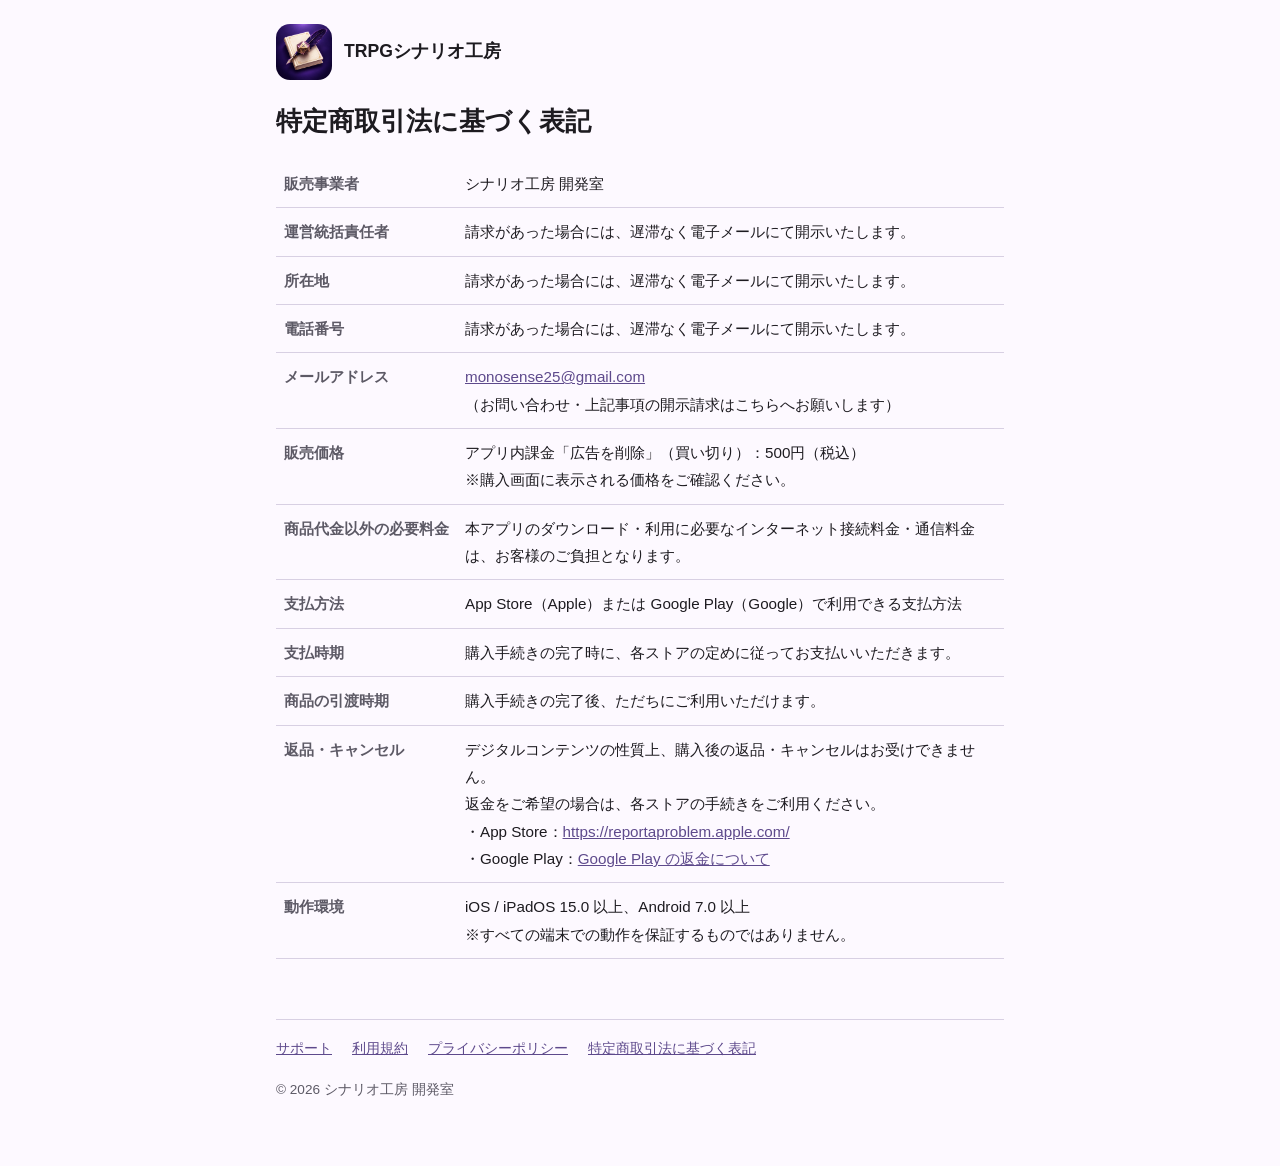
<file: tokushoho.html>
<!doctype html>
<html lang="ja">
<head>
  <meta charset="utf-8">
  <meta name="viewport" content="width=device-width, initial-scale=1">
  <title>特定商取引法に基づく表記｜TRPGシナリオ工房</title>
  <link rel="icon" href="app_icon.png">
  <link rel="apple-touch-icon" href="app_icon.png">
  <link rel="stylesheet" href="style.css">
</head>
<body>
<main>
  <header class="site">
    <img src="app_icon.png" alt="">
    <a href="./">TRPGシナリオ工房</a>
  </header>

  <h1>特定商取引法に基づく表記</h1>

  <div class="table-wrap">
  <table>
    <tr><th>販売事業者</th><td>シナリオ工房 開発室</td></tr>
    <tr><th>運営統括責任者</th><td>請求があった場合には、遅滞なく電子メールにて開示いたします。</td></tr>
    <tr><th>所在地</th><td>請求があった場合には、遅滞なく電子メールにて開示いたします。</td></tr>
    <tr><th>電話番号</th><td>請求があった場合には、遅滞なく電子メールにて開示いたします。</td></tr>
    <tr><th>メールアドレス</th><td><a href="mailto:monosense25@gmail.com">monosense25@gmail.com</a><br>（お問い合わせ・上記事項の開示請求はこちらへお願いします）</td></tr>
    <tr><th>販売価格</th><td>アプリ内課金「広告を削除」（買い切り）：500円（税込）<br>※購入画面に表示される価格をご確認ください。</td></tr>
    <tr><th>商品代金以外の必要料金</th><td>本アプリのダウンロード・利用に必要なインターネット接続料金・通信料金は、お客様のご負担となります。</td></tr>
    <tr><th>支払方法</th><td>App Store（Apple）または Google Play（Google）で利用できる支払方法</td></tr>
    <tr><th>支払時期</th><td>購入手続きの完了時に、各ストアの定めに従ってお支払いいただきます。</td></tr>
    <tr><th>商品の引渡時期</th><td>購入手続きの完了後、ただちにご利用いただけます。</td></tr>
    <tr><th>返品・キャンセル</th><td>デジタルコンテンツの性質上、購入後の返品・キャンセルはお受けできません。<br>
      返金をご希望の場合は、各ストアの手続きをご利用ください。<br>
      ・App Store：<a href="https://reportaproblem.apple.com/">https://reportaproblem.apple.com/</a><br>
      ・Google Play：<a href="https://support.google.com/googleplay/answer/2479637?hl=ja">Google Play の返金について</a></td></tr>
    <tr><th>動作環境</th><td>iOS / iPadOS 15.0 以上、Android 7.0 以上<br>※すべての端末での動作を保証するものではありません。</td></tr>
  </table>
  </div>

  <nav class="links">
    <a href="./">サポート</a>
    <a href="terms.html">利用規約</a>
    <a href="privacy.html">プライバシーポリシー</a>
    <a href="tokushoho.html">特定商取引法に基づく表記</a>
  </nav>
  <footer>© 2026 シナリオ工房 開発室</footer>
</main>
</body>
</html>
</file>
<file: style.css>
:root {
  --bg: #fdf9ff;
  --surface: #f3edf7;
  --text: #1d1b20;
  --muted: #5d5a66;
  --primary: #5e4a8c;
  --border: #d8d0e3;
}

@media (prefers-color-scheme: dark) {
  :root {
    --bg: #141218;
    --surface: #211f26;
    --text: #e6e0e9;
    --muted: #b3aebd;
    --primary: #cdbdff;
    --border: #3b3744;
  }
}

* {
  box-sizing: border-box;
}

body {
  margin: 0;
  background: var(--bg);
  color: var(--text);
  font-family: -apple-system, BlinkMacSystemFont, "Hiragino Sans", "Hiragino Kaku Gothic ProN",
    "Noto Sans JP", "Yu Gothic", Meiryo, sans-serif;
  line-height: 1.8;
  -webkit-text-size-adjust: 100%;
}

main {
  max-width: 760px;
  margin: 0 auto;
  padding: 24px 16px 64px;
}

header.site {
  display: flex;
  align-items: center;
  gap: 12px;
  margin-bottom: 8px;
}

header.site img {
  width: 56px;
  height: 56px;
  border-radius: 14px;
}

header.site a {
  color: var(--text);
  text-decoration: none;
  font-weight: 700;
  font-size: 1.1rem;
}

h1 {
  font-size: 1.6rem;
  line-height: 1.4;
  margin: 24px 0 8px;
}

h2 {
  font-size: 1.15rem;
  margin: 36px 0 8px;
  padding-bottom: 4px;
  border-bottom: 1px solid var(--border);
}

h3 {
  font-size: 1rem;
  margin: 24px 0 4px;
}

a {
  color: var(--primary);
}

p,
li {
  overflow-wrap: anywhere;
}

.lead {
  color: var(--muted);
}

.box {
  background: var(--surface);
  border-radius: 12px;
  padding: 12px 16px;
  margin: 16px 0;
}

.table-wrap {
  overflow-x: auto;
}

table {
  width: 100%;
  border-collapse: collapse;
  margin: 12px 0;
  font-size: 0.95rem;
}

th,
td {
  text-align: left;
  vertical-align: top;
  padding: 10px 8px;
  border-bottom: 1px solid var(--border);
}

th {
  white-space: nowrap;
  color: var(--muted);
  font-weight: 600;
}

nav.links {
  display: flex;
  flex-wrap: wrap;
  gap: 8px 20px;
  margin-top: 48px;
  padding-top: 16px;
  border-top: 1px solid var(--border);
  font-size: 0.9rem;
}

footer {
  margin-top: 16px;
  color: var(--muted);
  font-size: 0.85rem;
}

.meta {
  color: var(--muted);
  font-size: 0.9rem;
}

/* -------------------------------------------------------------------------
   トップページ（アプリの紹介）
   ------------------------------------------------------------------------- */

:root {
  --gold: #f6d88e;
  --hero-from: #6a55a8;
  --hero-to: #1d2142;
  --card: #ffffff;
}

@media (prefers-color-scheme: dark) {
  :root {
    --card: #211f26;
  }
}

body.landing {
  overflow-x: hidden;
}

.topbar {
  position: sticky;
  top: 0;
  z-index: 10;
  display: flex;
  align-items: center;
  justify-content: space-between;
  gap: 12px;
  padding: 10px 16px;
  background: color-mix(in srgb, var(--bg) 88%, transparent);
  backdrop-filter: blur(12px);
  -webkit-backdrop-filter: blur(12px);
  border-bottom: 1px solid var(--border);
}

.topbar .brand {
  display: flex;
  align-items: center;
  gap: 8px;
  color: var(--text);
  font-weight: 700;
  text-decoration: none;
  white-space: nowrap;
}

.topbar .brand img {
  width: 32px;
  height: 32px;
  border-radius: 8px;
}

.topbar nav {
  display: flex;
  gap: 14px;
  font-size: 0.9rem;
  overflow-x: auto;
}

.topbar nav a {
  color: var(--muted);
  text-decoration: none;
  white-space: nowrap;
}

.hero {
  color: #fff;
  background:
    radial-gradient(circle at 85% 10%, rgba(255, 255, 255, 0.18), transparent 45%),
    linear-gradient(135deg, var(--hero-from), var(--hero-to));
}

.hero-inner {
  max-width: 1040px;
  margin: 0 auto;
  padding: 48px 16px 0;
  display: flex;
  align-items: flex-end;
  gap: 40px;
}

.hero-text {
  flex: 1;
  padding-bottom: 48px;
}

.eyebrow {
  display: inline-block;
  margin: 0 0 12px;
  padding: 2px 14px;
  border: 1px solid rgba(255, 255, 255, 0.35);
  border-radius: 999px;
  background: rgba(255, 255, 255, 0.14);
  font-size: 0.85rem;
  font-weight: 600;
}

.hero h1 {
  margin: 0 0 16px;
  font-size: clamp(1.7rem, 4.6vw, 2.8rem);
  line-height: 1.35;
  font-weight: 800;
}

.gold {
  color: var(--gold);
}

/* 言葉の途中で改行しない（「届け／る。」のような折り返しを防ぐ） */
.phrase {
  display: inline-block;
}

.hero-lead {
  max-width: 34em;
  margin: 0 0 24px;
  color: rgba(255, 255, 255, 0.86);
}

.cta {
  display: flex;
  flex-wrap: wrap;
  align-items: center;
  gap: 12px 16px;
}

.store-button {
  display: inline-block;
  padding: 12px 22px;
  border-radius: 12px;
  background: #fff;
  color: #2b2140;
  font-weight: 700;
}

.store-button[aria-disabled="true"] {
  opacity: 0.85;
  cursor: default;
}

.cta-note {
  color: rgba(255, 255, 255, 0.78);
  font-size: 0.9rem;
}

.hero-phones {
  position: relative;
  flex: 0 0 auto;
  width: 400px;
  height: 470px;
  align-self: flex-end;
  overflow: hidden;
}

.phone {
  position: absolute;
  width: 230px;
  height: auto;
  border: 9px solid #15111f;
  border-bottom: none;
  border-radius: 34px 34px 0 0;
  background: #15111f;
  box-shadow: 0 20px 48px rgba(0, 0, 0, 0.45);
}

.phone-back {
  left: 0;
  top: 40px;
  transform: rotate(-5deg);
  opacity: 0.92;
}

.phone-front {
  right: 0;
  top: 0;
  transform: rotate(3deg);
}

main.wide {
  max-width: 1040px;
}

.section-title {
  font-size: 1.4rem;
  border-bottom: none;
  margin: 48px 0 16px;
}

.features {
  display: grid;
  grid-template-columns: repeat(auto-fill, minmax(280px, 1fr));
  gap: 14px;
}

.feature {
  padding: 18px 18px 8px;
  border: 1px solid var(--border);
  border-radius: 18px;
  background: var(--card);
}

.feature h3 {
  margin: 10px 0 4px;
  font-size: 1.05rem;
}

.feature p {
  margin: 0 0 10px;
  color: var(--muted);
  font-size: 0.93rem;
  line-height: 1.7;
}

.badge {
  display: inline-grid;
  place-items: center;
  width: 40px;
  height: 40px;
  border-radius: 50%;
  background: var(--primary);
  color: var(--bg);
  font-weight: 800;
}

.two-col {
  display: grid;
  grid-template-columns: repeat(auto-fit, minmax(300px, 1fr));
  gap: 0 40px;
}

.checks,
.steps {
  margin: 0;
  padding: 0;
  list-style: none;
}

.checks li {
  position: relative;
  padding: 6px 0 6px 30px;
}

.checks li::before {
  content: "✓";
  position: absolute;
  left: 0;
  top: 6px;
  width: 20px;
  height: 20px;
  border-radius: 50%;
  background: var(--primary);
  color: var(--bg);
  font-size: 0.75rem;
  font-weight: 800;
  line-height: 20px;
  text-align: center;
}

.steps {
  counter-reset: step;
}

.steps li {
  position: relative;
  padding: 6px 0 10px 44px;
  color: var(--muted);
}

.steps li strong {
  display: block;
  color: var(--text);
}

.steps li::before {
  counter-increment: step;
  content: counter(step);
  position: absolute;
  left: 0;
  top: 6px;
  width: 30px;
  height: 30px;
  border-radius: 50%;
  border: 2px solid var(--primary);
  color: var(--primary);
  font-weight: 800;
  line-height: 26px;
  text-align: center;
}

.gallery {
  display: flex;
  gap: 14px;
  overflow-x: auto;
  scroll-snap-type: x mandatory;
  padding-bottom: 12px;
}

.gallery img {
  flex: 0 0 auto;
  width: 220px;
  height: auto;
  border-radius: 18px;
  scroll-snap-align: start;
}

@media (max-width: 720px) {
  .hero-inner {
    flex-direction: column;
    align-items: center;
    gap: 8px;
    padding-top: 32px;
  }

  .hero-text {
    padding-bottom: 16px;
  }

  .hero-phones {
    width: min(360px, 92vw);
    height: 380px;
  }

  .phone {
    width: min(200px, 52vw);
  }

  .topbar nav {
    display: none;
  }

  .gallery img {
    width: 180px;
  }
}
</file>
